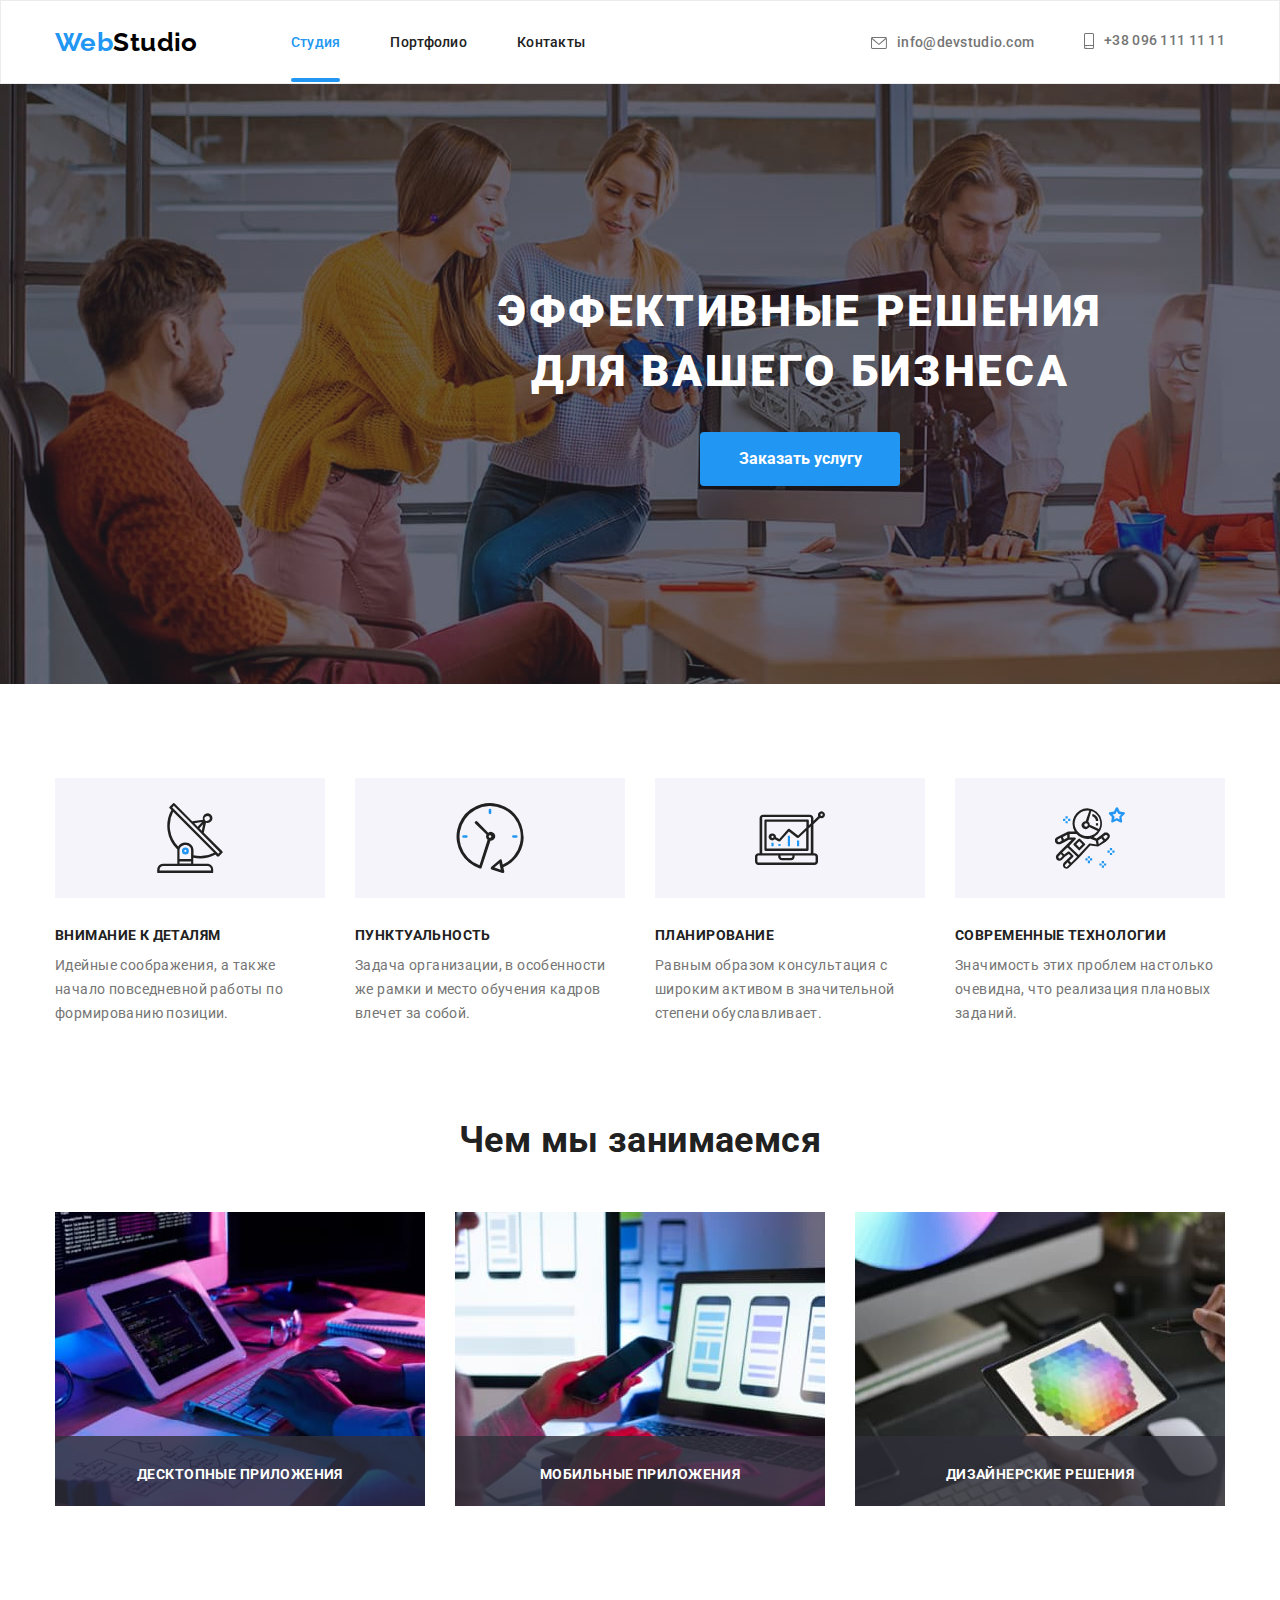
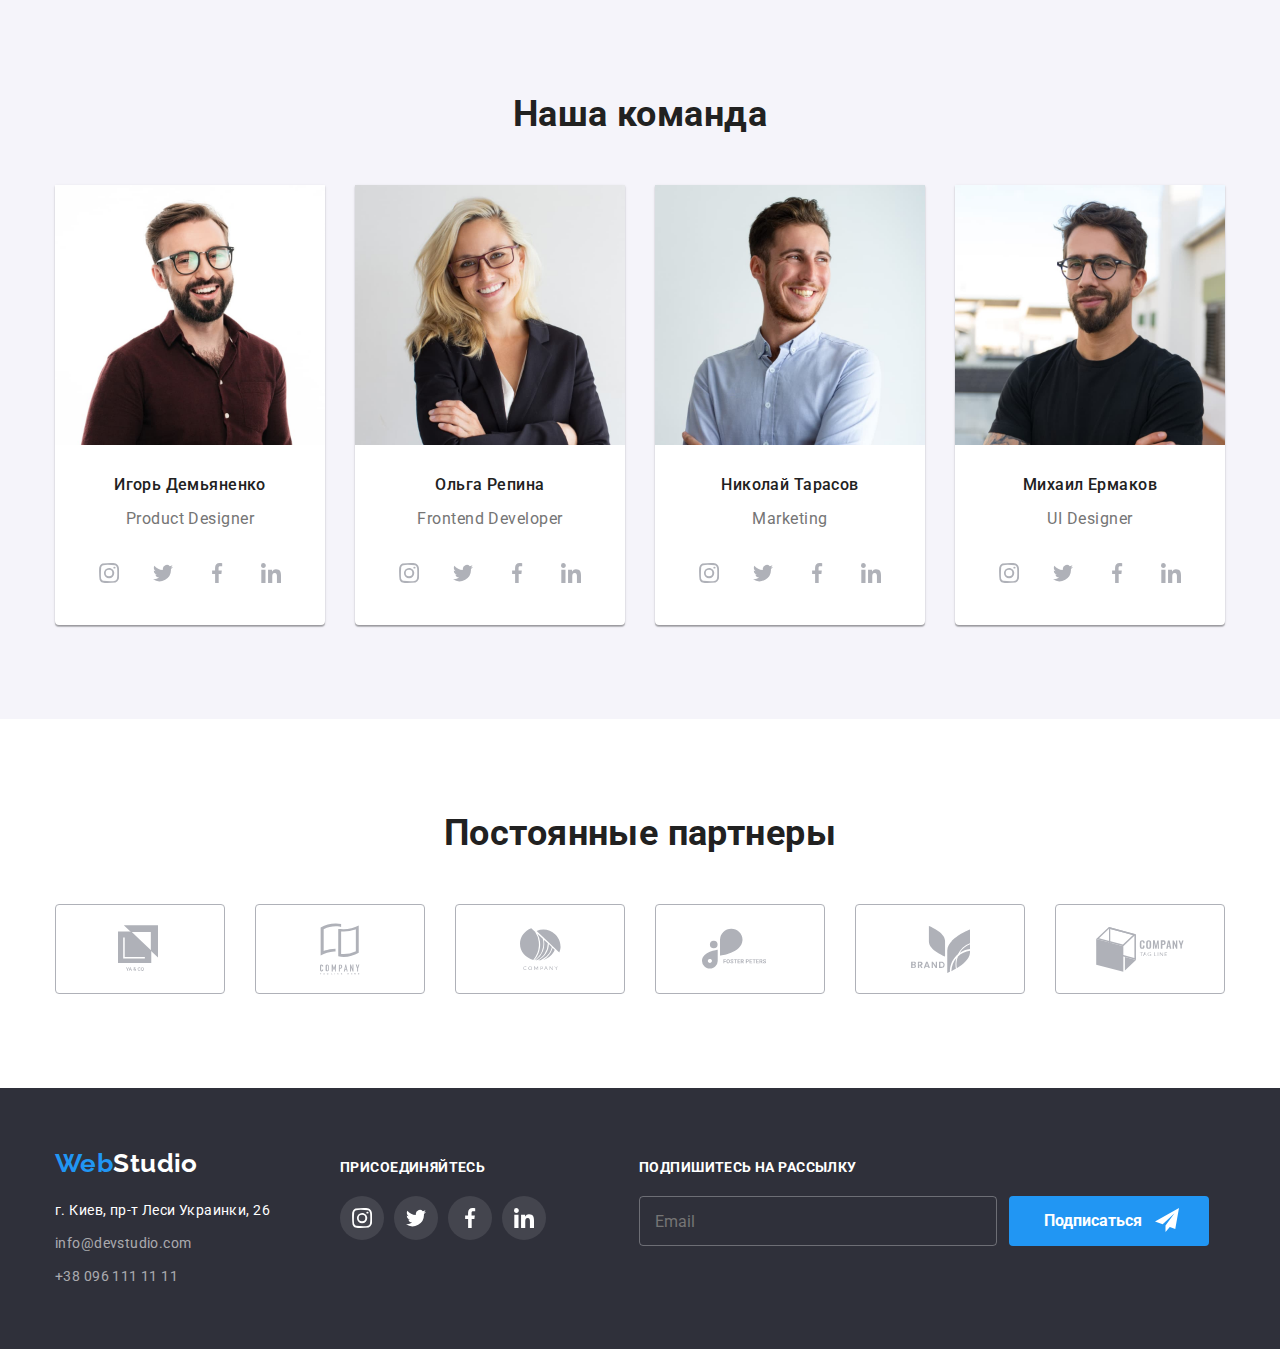
<file: index.html>
<!DOCTYPE html>
<html lang="ru">
  <head>
    <link rel="stylesheet" href="https://cdnjs.cloudflare.com/ajax/libs/modern-normalize/0.2.0/modern-normalize.css" />
    <title>WebStudio</title>
    <meta charset="utf-8" />
    <link rel="preconnect" href="https://fonts.gstatic.com" />
    <link
      href="https://fonts.googleapis.com/css2?family=Raleway:wght@700&family=Roboto:wght@400;500;700;900&display=swap"
      rel="stylesheet"
    />
    <link rel="stylesheet" href="./css/main.min.css" />
  </head>
  <body>
    <!--шапка сайта-->
    <header class="header-bg">
      <div class="container header-nav">
        <nav class="nav-list">
          <a href="./index.html" class="logo">Web<span class="logo logo--header logo--black">Studio</span></a>
          <ul class="list site-nav">
            <li class="site-nav__item">
              <a href="index.html" class="site-nav__item--current site-nav__link link">Студия</a>
            </li>
            <li class="site-nav__item"><a href="portfolio.html" class="site-nav__link link">Портфолио</a></li>
            <li class="site-nav__item"><a href="" class="site-nav__link link">Контакты</a></li>
          </ul>
        </nav>
        <ul class="list contacts-list">
          <li class="contacts-list__item">
            <a class="link contacts-list__link" href="mailto:info@devstudio.com">
              <svg class="contacts-list__mail-icon">
                <use href="./images/icons/icons.svg#icon-mail"></use>
              </svg>
              info@devstudio.com</a
            >
          </li>
          <li class="contacts-list__item">
            <a class="link contacts-list__link" href="tel:+380961111111">
              <svg class="contacts-list__smartphone-icon">
                <use href="./images/icons/icons.svg#icon-smartphone"></use>
              </svg>
              +38 096 111 11 11</a
            >
          </li>
        </ul>
      </div>
    </header>

    <!--О студии-->
    <main>
      <section class="hero">
        <div class="container hero--content">
          <h1 class="hero__title">
            ЭФФЕКТИВНЫЕ РЕШЕНИЯ <br />
            ДЛЯ ВАШЕГО БИЗНЕСА
          </h1>
          <button type="button" class="button button--order" data-modal-open>Заказать услугу</button>
        </div>
      </section>
      <!-- Преимущества -->
      <section class="feature-bg section">
        <div class="container">
          <h2 class="visually-hidden">Особенности</h2>
          <ul class="feature-list list">
            <li class="feature-list__item">
              <div class="feature-list__picture">
                <svg class="feature-list__icon">
                  <use href="./images/icons/icons.svg#icon-antenna"></use>
                </svg>
              </div>
              <h3 class="feature-list__title">ВНИМАНИЕ К ДЕТАЛЯМ</h3>
              <p class="feature-list__desc">
                Идейные соображения, а также начало повседневной работы по формированию позиции.
              </p>
            </li>
            <li class="feature-list__item">
              <div class="feature-list__picture">
                <svg class="feature-list__icon">
                  <use href="./images/icons/icons.svg#icon-clock"></use>
                </svg>
              </div>
              <h3 class="feature-list__title">ПУНКТУАЛЬНОСТЬ</h3>
              <p class="feature-list__desc">
                Задача организации, в особенности же рамки и место обучения кадров влечет за собой.
              </p>
            </li>
            <li class="feature-list__item">
              <div class="feature-list__picture">
                <svg class="feature-list__icon">
                  <use href="./images/icons/icons.svg#icon-diagram"></use>
                </svg>
              </div>
              <h3 class="feature-list__title">ПЛАНИРОВАНИЕ</h3>
              <p class="feature-list__desc">
                Равным образом консультация с широким активом в значительной степени обуславливает.
              </p>
            </li>
            <li class="feature-list__item">
              <div class="feature-list__picture">
                <svg class="feature-list__icon">
                  <use href="./images/icons/icons.svg#icon-astronaut"></use>
                </svg>
              </div>
              <h3 class="feature-list__title">СОВРЕМЕННЫЕ ТЕХНОЛОГИИ</h3>
              <p class="feature-list__desc">
                Значимость этих проблем настолько очевидна, что реализация плановых заданий.
              </p>
            </li>
          </ul>
        </div>
      </section>
      <!-- Деятельность -->
      <section class="activity-bg section">
        <div class="container">
          <h2 class="title">Чем мы занимаемся</h2>
          <ul class="activity-list list">
            <li class="activity-list__item">
              <img src="./images/about/box_1.jpg" alt="Работа за комьютером" width="370" height="294" />
              <p class="activity-list__title">Десктопные приложения</p>
            </li>
            <li class="activity-list__item">
              <img src="./images/about/box_2.jpg" alt="Синхронизация работы с телефоном" width="370" height="294" />
              <p class="activity-list__title">Мобильные приложения</p>
            </li>
            <li class="activity-list__item">
              <img src="./images/about/box_3.jpg" alt="Работа с планшетом" width="370" height="294" />
              <p class="activity-list__title">Дизайнерские решения</p>
            </li>
          </ul>
        </div>
      </section>
      <!--Команда-->
      <section class="team-bg section">
        <div class="container">
          <h2 class="title">Наша команда</h2>
          <ul class="team-list list">
            <li class="team-list__item">
              <img src="./images/about/igor.jpg" alt="Портретное фото Игоря Демьяненко" width="270" height="260" />
              <div class="team-list__desc">
                <h3 class="team-list__name">Игорь Демьяненко</h3>
                <p class="team-list__position" lang="en">Product Designer</p>
                <ul class="list socials">
                  <li class="socials__item">
                    <a href="" class="socials__link" target="_blank" rel="noopener noreferrer">
                      <svg class="socials__icon"><use href="./images/icons/icons.svg#icon-instagram"></use></svg>
                    </a>
                  </li>
                  <li class="socials__item">
                    <a href="" class="socials__link" target="_blank" rel="noopener noreferrer">
                      <svg class="socials__icon"><use href="./images/icons/icons.svg#icon-twitter"></use></svg>
                    </a>
                  </li>
                  <li class="socials__item">
                    <a href="" class="socials__link" target="_blank" rel="noopener noreferrer">
                      <svg class="socials__icon"><use href="./images/icons/icons.svg#icon-facebook"></use></svg>
                    </a>
                  </li>
                  <li class="socials__item">
                    <a href="" class="socials__link" target="_blank" rel="noopener noreferrer">
                      <svg class="socials__icon"><use href="./images/icons/icons.svg#icon-linkedin"></use></svg>
                    </a>
                  </li>
                </ul>
              </div>
            </li>
            <li class="team-list__item list">
              <img src="./images/about/olga.jpg" alt="Портретное фото Ольги Репиной" width="270" height="260" />
              <div class="team-list__desc">
                <h3 class="team-list__name">Ольга Репина</h3>
                <p class="team-list__position" lang="en">Frontend Developer</p>
                <ul class="list socials">
                  <li class="socials__item">
                    <a href="" class="socials__link" target="_blank" rel="noopener noreferrer">
                      <svg class="socials__icon"><use href="./images/icons/icons.svg#icon-instagram"></use></svg>
                    </a>
                  </li>
                  <li class="socials__item">
                    <a href="" class="socials__link" target="_blank" rel="noopener noreferrer">
                      <svg class="socials__icon"><use href="./images/icons/icons.svg#icon-twitter"></use></svg>
                    </a>
                  </li>
                  <li class="socials__item">
                    <a href="" class="socials__link" target="_blank" rel="noopener noreferrer">
                      <svg class="socials__icon"><use href="./images/icons/icons.svg#icon-facebook"></use></svg>
                    </a>
                  </li>
                  <li class="socials__item">
                    <a href="" class="socials__link" target="_blank" rel="noopener noreferrer">
                      <svg class="socials__icon"><use href="./images/icons/icons.svg#icon-linkedin"></use></svg>
                    </a>
                  </li>
                </ul>
              </div>
            </li>
            <li class="team-list__item list">
              <img src="./images/about/nikolai.jpg" alt="Портретное фото Николая Тарасова" width="270" height="260" />
              <div class="team-list__desc">
                <h3 class="team-list__name">Николай Тарасов</h3>
                <p class="team-list__position" lang="en">Marketing</p>
                <ul class="list socials">
                  <li class="socials__item">
                    <a href="" class="socials__link" target="_blank" rel="noopener noreferrer">
                      <svg class="socials__icon"><use href="./images/icons/icons.svg#icon-instagram"></use></svg>
                    </a>
                  </li>
                  <li class="socials__item">
                    <a href="" class="socials__link" target="_blank" rel="noopener noreferrer">
                      <svg class="socials__icon"><use href="./images/icons/icons.svg#icon-twitter"></use></svg>
                    </a>
                  </li>
                  <li class="socials__item">
                    <a href="" class="socials__link" target="_blank" rel="noopener noreferrer">
                      <svg class="socials__icon"><use href="./images/icons/icons.svg#icon-facebook"></use></svg>
                    </a>
                  </li>
                  <li class="socials__item">
                    <a href="" class="socials__link" target="_blank" rel="noopener noreferrer">
                      <svg class="socials__icon"><use href="./images/icons/icons.svg#icon-linkedin"></use></svg>
                    </a>
                  </li>
                </ul>
              </div>
            </li>
            <li class="team-list__item list">
              <img src="./images/about/mihail.jpg" alt="Портретное фото Михаила Ермакова" width="270" height="260" />
              <div class="team-list__desc">
                <h3 class="team-list__name">Михаил Ермаков</h3>
                <p class="team-list__position" lang="en">UI Designer</p>
                <ul class="list socials">
                  <li class="socials__item">
                    <a href="" class="socials__link" target="_blank" rel="noopener noreferrer">
                      <svg class="socials__icon"><use href="./images/icons/icons.svg#icon-instagram"></use></svg>
                    </a>
                  </li>
                  <li class="socials__item">
                    <a href="" class="socials__link" target="_blank" rel="noopener noreferrer">
                      <svg class="socials__icon"><use href="./images/icons/icons.svg#icon-twitter"></use></svg>
                    </a>
                  </li>
                  <li class="socials__item">
                    <a href="" class="socials__link" target="_blank" rel="noopener noreferrer">
                      <svg class="socials__icon"><use href="./images/icons/icons.svg#icon-facebook"></use></svg>
                    </a>
                  </li>
                  <li class="socials__item">
                    <a href="" class="socials__link" target="_blank" rel="noopener noreferrer">
                      <svg class="socials__icon"><use href="./images/icons/icons.svg#icon-linkedin"></use></svg>
                    </a>
                  </li>
                </ul>
              </div>
            </li>
          </ul>
        </div>
      </section>
      <!--Клиенты-->
      <section class="clients-bg section">
        <div class="container">
          <h2 class="title title--clients">Постоянные партнеры</h2>
          <ul class="clients list">
            <li class="clients__item">
              <a href="" class="clients--link link" target="_blank" rel="noopener noreferrer">
                <svg class="clients__icon" width="44.27" height="49.23">
                  <use href="./images/icons/icons.svg#icon-logo-1"></use>
                </svg>
              </a>
            </li>
            <li class="clients__item">
              <a href="" class="clients--link link" target="_blank" rel="noopener noreferrer">
                <svg class="clients__icon" width="40" height="52">
                  <use href="./images/icons/icons.svg#icon-logo-2"></use>
                </svg>
              </a>
            </li>
            <li class="clients__item">
              <a href="" class="clients--link link" target="_blank" rel="noopener noreferrer">
                <svg class="clients__icon" width="41" height="42.6">
                  <use href="./images/icons/icons.svg#icon-logo-3"></use>
                </svg>
              </a>
            </li>
            <li class="clients__item">
              <a href="" class="clients--link link" target="_blank" rel="noopener noreferrer">
                <svg class="clients__icon" width="76.66" height="42.02">
                  <use href="./images/icons/icons.svg#icon-logo-4"></use>
                </svg>
              </a>
            </li>
            <li class="clients__item">
              <a href="" class="clients--link link" target="_blank" rel="noopener noreferrer">
                <svg class="clients__icon" width="59" height="47">
                  <use href="./images/icons/icons.svg#icon-logo-5"></use>
                </svg>
              </a>
            </li>
            <li class="clients__item">
              <a href="" class="clients--link link" target="_blank" rel="noopener noreferrer">
                <svg class="clients__icon" width="88.46" height="45.44">
                  <use href="./images/icons/icons.svg#icon-logo-6"></use>
                </svg>
              </a>
            </li>
          </ul>
        </div>
      </section>
    </main>
    <footer>
      <!--Контакты-->
      <div class="container footer-container">
        <div>
          <a href="./index.html" class="logo logo--footer list">Web<span class="logo logo--white">Studio</span></a>
          <address>
            <ul class="list">
              <li class="footer-container__adress link">
                <a class="link" href="https://goo.gl/maps/U16217s55cTrQXSc9" target="_blank" rel="noopener noreferrer"
                  >г. Киев, пр-т Леси Украинки, 26</a
                >
              </li>
              <li class="footer-container__adress">
                <a href="mailto:info@devstudio.com" class="footer-container__link link">info@devstudio.com</a>
              </li>
              <li class="footer-container__adress">
                <a href="tel:+380961111111" class="footer-container__link link">+38 096 111 11 11</a>
              </li>
            </ul>
          </address>
        </div>
        <div class="join">
          <h2 class="join__text">ПРИСОЕДИНЯЙТЕСЬ</h2>
          <ul class="list socials">
            <li class="socials__item">
              <a href="" class="socials__link" target="_blank" rel="noopener noreferrer">
                <svg class="socials__icon">
                  <use href="./images/icons/icons.svg#icon-instagram"></use>
                </svg>
              </a>
            </li>
            <li class="socials__item">
              <a href="" class="socials__link" target="_blank" rel="noopener noreferrer">
                <svg class="socials__icon">
                  <use href="./images/icons/icons.svg#icon-twitter"></use>
                </svg>
              </a>
            </li>
            <li class="socials__item">
              <a href="" class="socials__link" target="_blank" rel="noopener noreferrer">
                <svg class="socials__icon">
                  <use href="./images/icons/icons.svg#icon-facebook"></use>
                </svg>
              </a>
            </li>
            <li class="socials__item">
              <a href="" class="socials__link" target="_blank" rel="noopener noreferrer">
                <svg class="socials__icon">
                  <use href="./images/icons/icons.svg#icon-linkedin"></use>
                </svg>
              </a>
            </li>
          </ul>
        </div>
        <div class="footer-container signup">
          <h2 class="signup__text">ПОДПИШИТЕСЬ НА РАССЫЛКУ</h2>
          <form class="signup__form" autocomplete="on" novalidate>
            <input class="signup__input" type="email" name="email" placeholder="Email" />
            <button class="button button--signup">
              Подписаться
              <svg class="signup__icon" width="24" height="24">
                <use href="./images/icons/icons.svg#icon-telegram"></use>
              </svg>
            </button>
          </form>
        </div>
      </div>
    </footer>
    <div class="backdrop is-hidden" data-modal>
      <div class="modal">
        <p class="modal__title">Оставьте свои данные, мы вам перезвоним</p>
        <form class="modal__form" autocomplete="on">
          <label class="modal__label"
            >Имя
            <input class="modal__input" type="text" name="name" />
            <svg class="modal__icon" width="18" height="18">
              <use href="./images/icons/icons.svg#icon-person"></use>
            </svg>
          </label>

          <label class="modal__label"
            >Телефон
            <input class="modal__input" type="tel" name="phone" />
            <svg class="modal__icon" width="18" height="18">
              <use href="./images/icons/icons.svg#icon-phone"></use>
            </svg>
          </label>

          <label class="modal__label"
            >Почта
            <input class="modal__input" type="email" name="email" />
            <svg class="modal__icon" width="18" height="18">
              <use href="./images/icons/icons.svg#icon-email"></use>
            </svg>
          </label>

          <label class="form__field modal__label"
            >Комментарий<textarea
              class="form__comment"
              name="comment"
              rows="7"
              placeholder="Введите текст"
              autocomplete="off"
            ></textarea>
          </label>

          <label class="form__agreement">
            <input class="form__checkbox" type="checkbox" name="agreement" value="Соглашаюсь с рассылкой и условий" />
            <svg class="icon-check" width="16" height="15">
              <use href="./images/icons/icons.svg#icon-check"></use>
            </svg>
            Соглашаюсь с рассылкой и принимаю&nbsp;<a href="" class="form__condition">Условия договора</a>
          </label>
          <button class="button button--send" type="submit">Отправить</button>
        </form>
        <button class="btn-close" data-modal-close>
          <svg width="11" height="11">
            <use href="./images/icons/icons.svg#icon-btn-close"></use>
          </svg>
        </button>
      </div>
    </div>
    <script src="./js/modal.js"></script>
  </body>
</html>
</file>
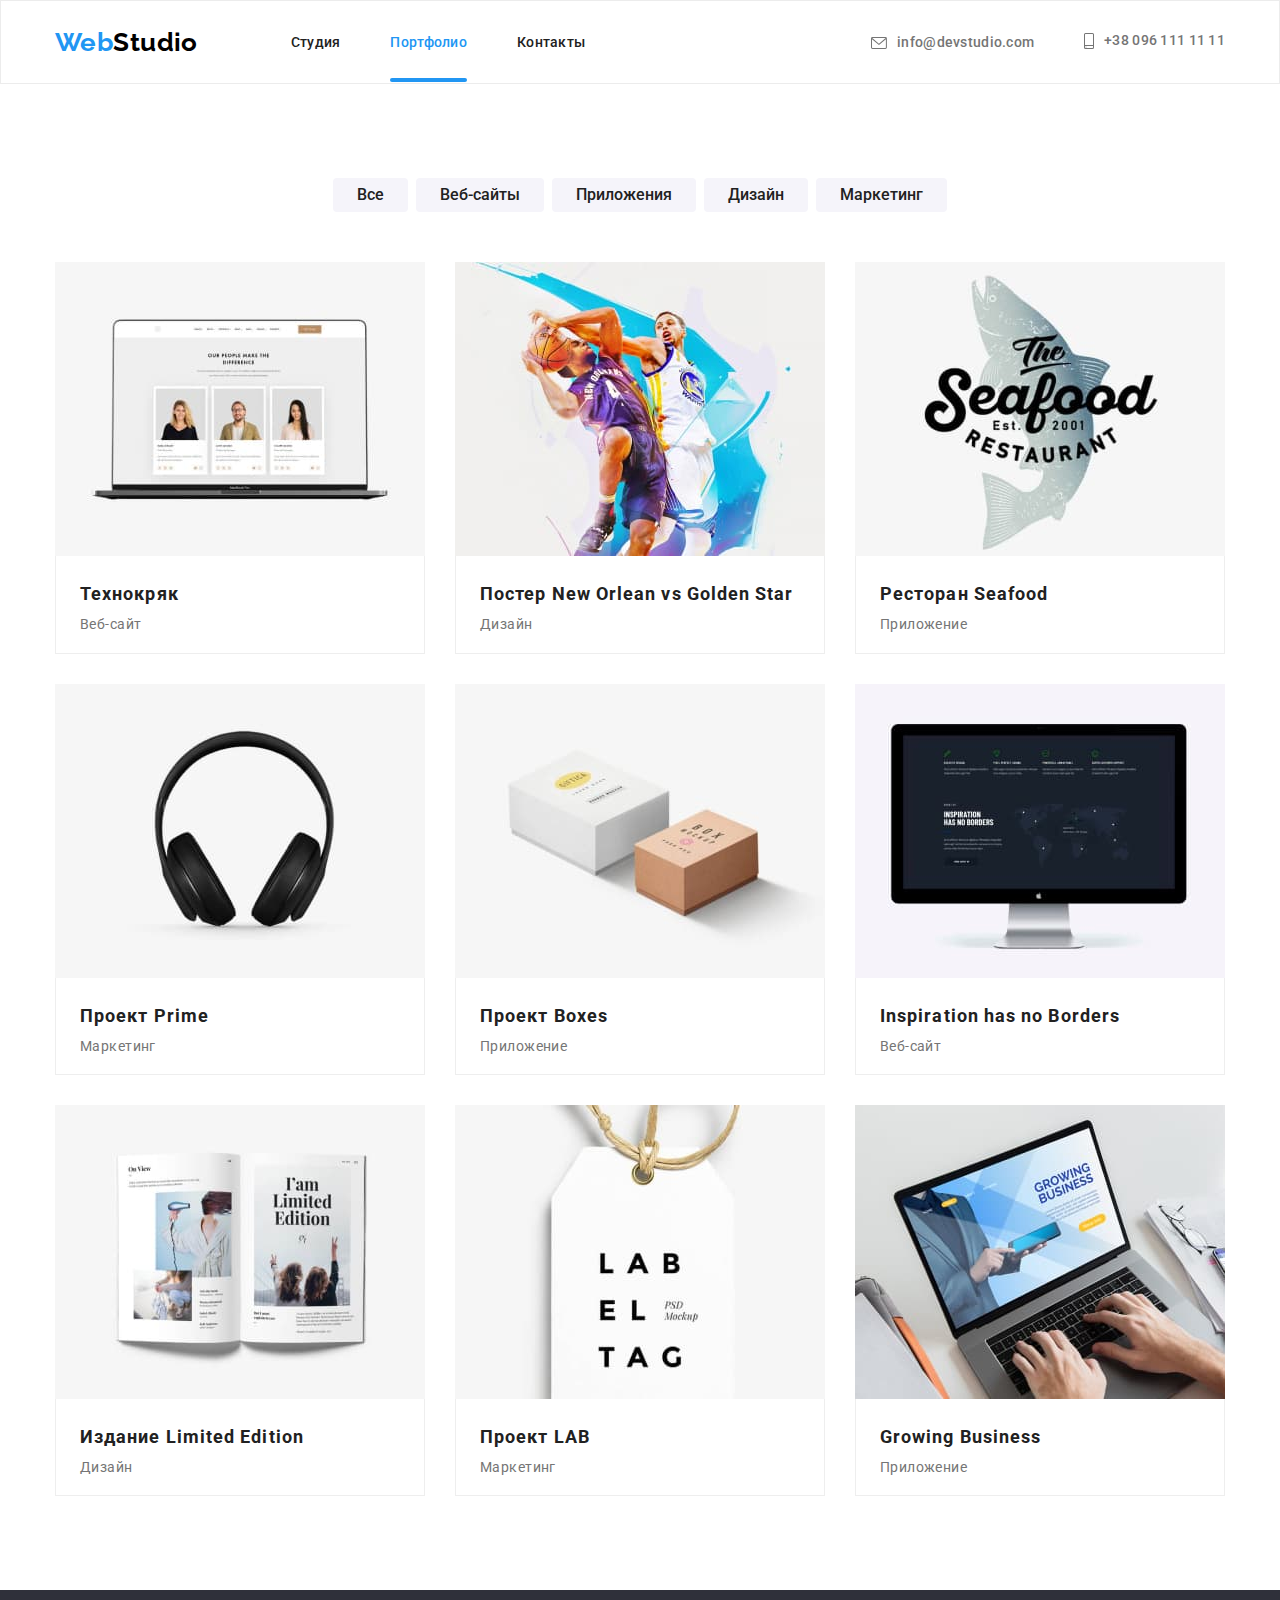
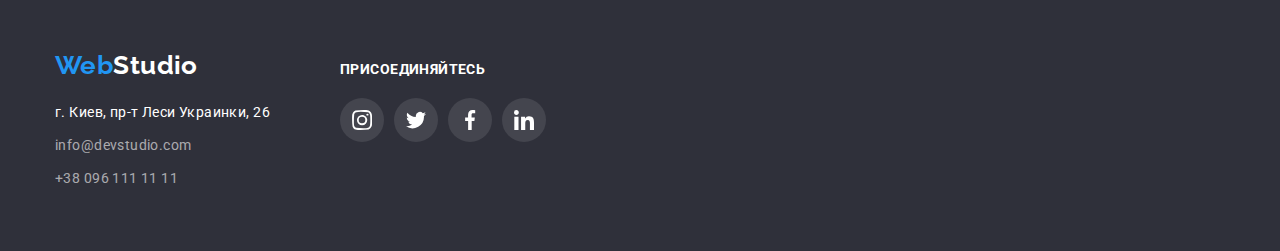
<file: portfolio.html>
<!DOCTYPE html>
<html lang="ru">
  <head>
    <link
      rel="stylesheet"
      type="text/css"
      href="https://cdnjs.cloudflare.com/ajax/libs/modern-normalize/1.0.0/modern-normalize.min.css"
    />
    <meta charset="utf-8" />
    <title>Portfolio</title>
    <link rel="preconnect" href="https://fonts.gstatic.com" />
    <link
      href="https://fonts.googleapis.com/css2?family=Raleway:wght@700&family=Roboto:wght@400;500;700;900&display=swap"
      rel="stylesheet"
    />
    <link rel="stylesheet" href="./css/main.min.css" />
  </head>
  <body>
    <!--шапка сайта-->
    <header class="header-bg">
      <div class="container header-nav">
        <nav class="nav-list">
          <a href="./index.html" class="logo">Web<span class="logo logo--header logo--black">Studio</span></a>
          <ul class="list site-nav">
            <li class="site-nav__item">
              <a href="index.html" class="site-nav__link link">Студия</a>
            </li>
            <li class="site-nav__item">
              <a href="portfolio.html" class="site-nav__item--current site-nav__link link">Портфолио</a>
            </li>
            <li class="site-nav__item"><a href="" class="site-nav__link link">Контакты</a></li>
          </ul>
        </nav>
        <ul class="list contacts-list">
          <li class="contacts-list__item">
            <a class="link contacts-list__link" href="mailto:info@devstudio.com">
              <svg class="contacts-list__mail-icon">
                <use href="./images/icons/icons.svg#icon-mail"></use>
              </svg>
              info@devstudio.com</a
            >
          </li>
          <li class="contacts-list__item">
            <a class="link contacts-list__link" href="tel:+380961111111">
              <svg class="contacts-list__smartphone-icon">
                <use href="./images/icons/icons.svg#icon-smartphone"></use>
              </svg>
              +38 096 111 11 11</a
            >
          </li>
        </ul>
      </div>
    </header>

    <!--Порфтолио студии-->
    <main>
      <section class="portfolio-bg section">
        <div class="container">
          <h1 class="visually-hidden">Портфолио</h1>
          <ul class="portfolio-filter list">
            <li class="portfolio-filter__button"><button type="button" class="button button--text">Все</button></li>
            <li class="portfolio-filter__button">
              <button type="button" class="button button--text">Веб-сайты</button>
            </li>
            <li class="portfolio-filter__button">
              <button type="button" class="button button--text">Приложения</button>
            </li>
            <li class="portfolio-filter__button"><button type="button" class="button button--text">Дизайн</button></li>
            <li class="portfolio-filter__button">
              <button type="button" class="button button--text">Маркетинг</button>
            </li>
          </ul>
          <ul class="grid list">
            <li class="grid__item">
              <a href="" class="portfolio-card">
                <div class="overlay">
                  <img
                    src="./images/portfolio/technokryak.jpg"
                    alt="Портфолио сайта Технокряк"
                    width="370"
                    height="294"
                  />
                  <div class="overlay__text">
                    <p class="portfolio-card__desc">
                      Технокряк это современная площадка распространения коронавируса. Компании используют эту платформу
                      для цифрового шпионажа и атак на защищённые сервера конкурентов.
                    </p>
                  </div>
                </div>
                <div class="portfolio-card__info">
                  <h2 class="portfolio-card__title">Технокряк</h2>
                  <p class="portfolio-card__type" lang="en">Веб-сайт</p>
                </div>
              </a>
            </li>
            <li class="grid__item">
              <a href="" class="portfolio-card">
                <div class="overlay">
                  <img
                    src="./images/portfolio/poster.jpg"
                    alt="Два баскетболиста во время игры"
                    width="370"
                    height="294"
                  />
                  <div class="overlay__text"><p class="portfolio-card__desc"></p></div>
                </div>
                <div class="portfolio-card__info">
                  <h2 class="portfolio-card__title">Постер New Orlean vs Golden Star</h2>
                  <p class="portfolio-card__type" lang="en">Дизайн</p>
                </div>
              </a>
            </li>
            <li class="grid__item">
              <a href="" class="portfolio-card">
                <div class="overlay">
                  <img src="./images/portfolio/seafood.jpg" alt="Лого ресторана Seafood" width="370" height="294" />
                  <div class="overlay__text"><p class="portfolio-card__desc"></p></div>
                </div>
                <div class="portfolio-card__info">
                  <h2 class="portfolio-card__title">Ресторан Seafood</h2>
                  <p class="portfolio-card__type" lang="en">Приложение</p>
                </div>
              </a>
            </li>
            <li class="grid__item">
              <a href="" class="portfolio-card">
                <div class="overlay">
                  <img src="./images/portfolio/project_prime.jpg" alt="Черные наушники" width="370" height="294" />
                  <div class="overlay__text"><p class="portfolio-card__desc"></p></div>
                </div>
                <div class="portfolio-card__info">
                  <h2 class="portfolio-card__title">Проект Prime</h2>
                  <p class="portfolio-card__type" lang="en">Маркетинг</p>
                </div>
              </a>
            </li>
            <li class="grid__item">
              <a href="" class="portfolio-card">
                <div class="overlay">
                  <img src="./images/portfolio/project_boxes.jpg" alt="Две коробки" width="370" height="294" />
                  <div class="overlay__text"><p class="portfolio-card__desc"></p></div>
                </div>
                <div class="portfolio-card__info">
                  <h2 class="portfolio-card__title">Проект Boxes</h2>
                  <p class="portfolio-card__type" lang="en">Приложение</p>
                </div>
              </a>
            </li>
            <li class="grid__item">
              <a href="" class="portfolio-card">
                <div class="overlay">
                  <img src="./images/portfolio/inspiration_has_no_borders.jpg" alt="Монитор" width="370" height="294" />
                  <div class="overlay__text"><p class="portfolio-card__desc"></p></div>
                </div>
                <div class="portfolio-card__info">
                  <h2 class="portfolio-card__title">Inspiration has no Borders</h2>
                  <p class="portfolio-card__type" lang="en">Веб-сайт</p>
                </div>
              </a>
            </li>
            <li class="grid__item">
              <a href="" class="portfolio-card">
                <div class="overlay">
                  <img
                    src="./images/portfolio/limited_edition.jpg"
                    alt="Раскрытая книга изданя Limited Edition"
                    width="370"
                    height="294"
                  />
                  <div class="overlay__text"><p class="portfolio-card__desc"></p></div>
                </div>
                <div class="portfolio-card__info">
                  <h2 class="portfolio-card__title">Издание Limited Edition</h2>
                  <p class="portfolio-card__type" lang="en">Дизайн</p>
                </div>
              </a>
            </li>
            <li class="grid__item">
              <a href="" class="portfolio-card">
                <div class="overlay">
                  <img src="./images/portfolio/project_lab.jpg" alt="Бирка проекта LAB" width="370" height="294" />
                  <div class="overlay__text"><p class="portfolio-card__desc"></p></div>
                </div>
                <div class="portfolio-card__info">
                  <h2 class="portfolio-card__title">Проект LAB</h2>
                  <p class="portfolio-card__type" lang="en">Маркетинг</p>
                </div>
              </a>
            </li>
            <li class="grid__item">
              <a href="" class="portfolio-card">
                <div class="overlay">
                  <img src="./images/portfolio/growing_business.jpg" alt="Ноутбук" width="370" height="294" />
                  <div class="overlay__text"><p class="portfolio-card__desc"></p></div>
                </div>
                <div class="portfolio-card__info">
                  <h2 class="portfolio-card__title">Growing Business</h2>
                  <p class="portfolio-card__type" lang="en">Приложение</p>
                </div>
              </a>
            </li>
          </ul>
        </div>
      </section>
    </main>
    <footer>
      <!--Контакты-->
      <div class="container footer-container">
        <div>
          <a href="./index.html" class="logo logo--footer list">Web<span class="logo logo--white">Studio</span></a>
          <address>
            <ul class="list">
              <li class="footer-container__adress link">
                <a class="link" href="https://goo.gl/maps/U16217s55cTrQXSc9" target="_blank" rel="noopener noreferrer"
                  >г. Киев, пр-т Леси Украинки, 26</a
                >
              </li>
              <li class="footer-container__adress">
                <a href="mailto:info@devstudio.com" class="footer-container__link link">info@devstudio.com</a>
              </li>
              <li class="footer-container__adress">
                <a href="tel:+380961111111" class="footer-container__link link">+38 096 111 11 11</a>
              </li>
            </ul>
          </address>
        </div>
        <div class="join">
          <h2 class="join__text">ПРИСОЕДИНЯЙТЕСЬ</h2>
          <ul class="list socials">
            <li class="socials__item">
              <a href="" class="socials__link" target="_blank" rel="noopener noreferrer">
                <svg class="socials__icon">
                  <use href="./images/icons/icons.svg#icon-instagram"></use>
                </svg>
              </a>
            </li>
            <li class="socials__item">
              <a href="" class="socials__link" target="_blank" rel="noopener noreferrer">
                <svg class="socials__icon">
                  <use href="./images/icons/icons.svg#icon-twitter"></use>
                </svg>
              </a>
            </li>
            <li class="socials__item">
              <a href="" class="socials__link" target="_blank" rel="noopener noreferrer">
                <svg class="socials__icon">
                  <use href="./images/icons/icons.svg#icon-facebook"></use>
                </svg>
              </a>
            </li>
            <li class="socials__item">
              <a href="" class="socials__link" target="_blank" rel="noopener noreferrer">
                <svg class="socials__icon">
                  <use href="./images/icons/icons.svg#icon-linkedin"></use>
                </svg>
              </a>
            </li>
          </ul>
        </div>
      </div>
    </footer>
  </body>
</html>
</file>
<file: css/main.min.css>
html{box-sizing:border-box}*,*::after,*::before{box-sizing:inherit}body{font-family:var(--main-font);font-style:normal;font-weight:400;font-size:14px;line-height:1.17;letter-spacing:0.03em;color:var(--main-text-color);background-color:var(--main-bg-text-color)}h1,h2,h3,p{margin-top:0}.list{list-style:none;padding-left:0;margin-top:0;margin-bottom:0}.link{text-decoration:none;color:inherit;transition-property:color;transition-duration:250ms;transition-timing-function:cubic-bezier(0.4, 0, 0.2, 1)}img{display:block;max-width:100%;height:auto}a{text-decoration:none;color:inherit}.container{width:1200px;padding-left:15px;padding-right:15px;margin-right:auto;margin-left:auto}.visually-hidden{clip:rect(1px 1px 1px 1px);position:absolute;clip:rect(1px, 1px, 1px, 1px);padding:0;border:0;height:1px;width:1px;overflow:hidden}.section{padding-top:94px;padding-bottom:94px}ul{padding-left:0px}.title{font-weight:700;font-size:36px;line-height:1.16;text-align:center;margin:0}link:active,link:hover,link:focus{color:var(--logo-button-color)}:root{--main-text-color: #212121;--main-bg-text-color: white;--second-bg-color: #2f303a;--logo-button-color: #2196f3;--link-paragraph-color: #757575;--team-bg-color: #f5f4fa;--accent--text-color: black;--link-footer: rgba(255, 255, 255, 0.6);--hero-bg: rgba(47, 48, 58, 0.4);--social-link: #afb1b8;--modal-bg: rgba(0, 0, 0, 0.2);--title-bg: rgba(47, 48, 58, 0.8);--overlay-portfolio-card: rgba(33, 150, 243, 0.9);--modal-input: rgba(33, 33, 33, 0.2);--signup-input-border: rgba(255, 255, 255, 0.3);--main-font: 'Roboto', sans-serif;--logo-font: 'Raleway', sans-serif}.header-bg{background-color:var(--main-bg-text-color);border:1px solid #ececec;display:flex}.header-nav{display:flex;justify-content:flex-end;align-items:center}.logo{font-family:'Raleway', sans-serif;font-weight:700;font-size:26px;line-height:1.19;color:var(--logo-button-color);text-decoration:inherit}.logo--header{margin-right:93px}.logo--footer{margin-bottom:20px;display:block;transition:color 250ms cubic-bezier(0.4, 0, 0.2, 1)}.logo--white{color:var(--main-bg-text-color)}.logo--black{color:var(--accent--text-color)}.site-nav{display:inline-flex}.site-nav:not(last-child){margin-right:50px}.nav-list{display:flex;align-items:center;margin-right:auto}.site-nav__item{transition-property:color;transition-duration:250ms;transition-timing-function:cubic-bezier(0.4, 0, 0.2, 1)}.site-nav__item:hover,.site-nav__item:active,.site-nav__item:focus{color:var(--logo-button-color)}.site-nav__item:not(:last-child){margin-right:50px}.site-nav__link{font-weight:500;letter-spacing:0.02em;padding-top:32px;padding-bottom:32px;position:relative}.site-nav__item--current{color:var(--logo-button-color)}.site-nav__item--current::after{content:'';display:block;height:4px;width:100%;border-radius:2px;background-color:var(--logo-button-color);position:absolute;bottom:0px}.contacts-list{display:flex;margin-left:auto;align-items:baseline;transition-property:color;transition-duration:250ms;transition-timing-function:cubic-bezier(0.4, 0, 0.2, 1)}.contacts-list__item:not(:last-child){margin-right:50px}.contacts-list:hover{color:var(--logo-button-color)}.contacts-list__link{display:flex;padding-top:32px;padding-bottom:32px;font-weight:500;line-height:1.14;letter-spacing:0.02em;color:var(--link-paragraph-color);align-items:center;transition-property:color;transition-duration:250ms;transition-timing-function:cubic-bezier(0.4, 0, 0.2, 1)}.hero{height:600px;width:1600px;display:flex;align-items:center;background-image:linear-gradient(to right, rgba(47,48,58,0.4), rgba(47,48,58,0.4)),url("../images/about/hero-bg.jpg");background-color:var(--second-bg-color);margin-right:auto;margin-left:auto}.hero--content{justify-content:center;text-align:center}.hero__title{font-weight:900;font-size:44px;line-height:1.36;color:var(--main-bg-text-color);letter-spacing:0.06em;text-transform:uppercase;margin-bottom:30px;margin-left:auto;margin-right:auto;width:696px;height:auto}.backdrop{position:fixed;top:0;left:0;width:100%;height:100%;z-index:120;background-color:var(--modal-bg);transition:opacity 250ms cubic-bezier(0.4, 0, 0.2, 1),visibility 250ms cubic-bezier(0.4, 0, 0.2, 1)}.backdrop.is-hidden{opacity:0;visibility:hidden;pointer-events:none}.modal{width:528px;height:581px;background-color:var(--main-bg-text-color);border-radius:4px;position:absolute;top:50%;left:50%;transform:translate(-50%, -50%);transition-property:transform;transition-duration:250ms;transition-timing-function:cubic-bezier(0.4, 0, 0.2, 1)}.modal__form{display:block;width:448px;margin-left:auto;margin-right:auto}.modal__label{font-size:12px;line-height:14px;letter-spacing:0.01em;color:var(--link-paragraph-color);position:relative;transition:color 250ms cubic-bezier(0.4, 0, 0.2, 1)}.modal__title{font-weight:bold;font-size:20px;line-height:23px;text-align:center;margin:44px 40px 12px 40px}.modal__input{width:100%;padding:11px 12px 11px 42px;margin-top:4px;margin-bottom:10px;border:1px solid var(--modal-input);box-sizing:border-box;border-radius:4px;outline:none;transition:border 250ms cubic-bezier(0.4, 0, 0.2, 1)}.modal__input:hover,.modal__input:focus{border:1px solid var(--logo-button-color);cursor:pointer}.form__comment{width:100%;border:1px solid var(--modal-input);box-sizing:border-box;border-radius:4px;padding:12px 16px;margin:4px 0 20px 0;outline:none;transition:border 250ms cubic-bezier(0.4, 0, 0.2, 1)}.form__comment:hover,.form__comment:focus{border:1px solid var(--logo-button-color);cursor:pointer}.form__field{display:flex;flex-direction:column;width:100%}textarea{resize:none}.form__checkbox{appearance:none}.icon-check{display:inline-block;border:2px solid var(--main-text-color);box-shadow:0px 4px 4px rgba(0,0,0,0.25);border-radius:4px;margin-right:8.38px;background-color:var(--main-bg-text-color);transition:border 250ms cubic-bezier(0.4, 0, 0.2, 1),background-color 250ms cubic-bezier(0.4, 0, 0.2, 1)}.form__checkbox:checked+.icon-check{background-color:var(--logo-button-color);border:2px solid transparent;background-origin:border-box}.form__agreement{font-size:14px;line-height:24px;color:var(--link-paragraph-color);justify-content:center;align-items:center;display:flex}.form__condition{color:var(--logo-button-color);text-decoration:underline;outline:none}label:focus,label:hover{cursor:pointer;fill:var(--logo-button-color)}.button{display:inline-block;min-width:73px;height:auto;font-family:inherit;cursor:pointer;background-color:var(--logo-button-color);border-color:transparent;border-radius:4px;color:var(--main-bg-text-color);transition:color 250ms cubic-bezier(0.4, 0, 0.2, 1),background-color 250ms cubic-bezier(0.4, 0, 0.2, 1)}.button:focus,.button:hover,.button:active{background-color:var(--logo-button-color);color:var(--main-bg-text-color);border-color:transparent}.button--order{width:200px;height:auto;padding:10px 32px;text-align:center;font-style:normal;font-weight:700;font-size:16px;line-height:1.88}.button--text{font-style:normal;font-weight:500;color:var(--main-text-color);font-size:16px;padding:6px 22px;background-color:var(--team-bg-color)}.button--signup{display:flex;padding:10px 62px 10px 29px;margin-right:auto;margin-left:auto;width:200px;height:50px;align-items:center;justify-content:center;font-weight:700;font-size:16px;line-height:30px}footer .button--signup{position:relative}.button--send{display:flex;margin:30px auto 40px auto;width:200px;height:50px;font-weight:700;font-size:16px;line-height:30px;align-items:center;justify-content:center}.btn-close{position:absolute;top:8px;right:8px;background-color:var(--main-bg-text-color);min-width:30px;height:30px;padding:0;border-radius:50%;border:1px solid rgba(0,0,0,0.1);transition-property:background-color;transition-duration:250ms;transition-timing-function:cubic-bezier(0.4, 0, 0.2, 1)}.btn-close:hover,.btn-close:focus{background-color:inherit;border:1px solid rgba(0,0,0,0.1);fill:var(--logo-button-color)}.feature-bg{background-color:var(--main-bg-text-color)}.feature-list{display:flex}.feature-list__title{margin-bottom:10px;font-weight:700;font-size:14px;line-height:1.14}.feature-list__item{width:270px}.feature-list__item:not(:last-child){margin-right:30px}.feature-list__desc{color:var(--link-paragraph-color);font-size:14px;line-height:1.71;margin-bottom:0px}.feature-list__picture{background-color:#f5f4fa;justify-content:center;display:flex;align-items:center;width:270px;height:120px;margin-bottom:30px}.activity-bg{background-color:var(--main-bg-text-color)}.activity-bg.section{padding-top:0}.activity-list{margin-top:50px;margin-bottom:0;padding-left:0;display:flex}.activity-list img:not(:last-child){margin-right:30px}.activity-list img:last-child{padding-right:0px}.activity-list__title{position:absolute;bottom:0;left:0px;right:0px;text-align:center;display:inline-block;padding-top:27px;padding-bottom:27px;height:70px;text-transform:uppercase;font-size:14px;line-height:1.71;margin-bottom:0;color:var(--main-bg-text-color);background-color:var(--title-bg);font-weight:700}.activity-list__item{position:relative;display:flex;justify-content:space-between}.activity-list__item:not(:last-child){margin-right:30px}.team-bg{background-color:var(--team-bg-color)}.team-list{display:flex;margin-top:50px}.team-list__item{background-color:#fff;box-shadow:0px 1px 3px rgba(0,0,0,0.12),0px 1px 1px rgba(0,0,0,0.14),0px 2px 1px rgba(0,0,0,0.2);border-radius:0px 0px 4px 4px;text-align:center;width:270px}.team-list__item:not(:last-child){margin-right:30px}.team-list__name{font-weight:500;font-size:16px;line-height:1.19;margin-bottom:10px}.team-list__position{font-size:16px;line-height:1.9;color:var(--link-paragraph-color);letter-spacing:0.03em;margin-bottom:16px}.team-list__desc{padding:30px 0px}.contacts-list__mail-icon{width:16px;height:12px;margin-right:10px;fill:var(--link-paragraph-color);transition-property:fill;transition-duration:250ms;transition-timing-function:cubic-bezier(0.4, 0, 0.2, 1)}.contacts-list__link:focus .contacts-list__mail-icon,.contacts-list__link:hover .contacts-list__mail-icon{fill:var(--logo-button-color)}.contacts-list__smartphone-icon{width:10px;height:16px;margin-right:10px;fill:var(--link-paragraph-color);transition-property:fill;transition-duration:250ms;transition-timing-function:cubic-bezier(0.4, 0, 0.2, 1)}.contacts-list__link:hover .contacts-list__smartphone-icon,.contacts-list__link:focus .contacts-list__smartphone-icon{fill:var(--logo-button-color)}.feature-list__icon{width:70px;height:70px}.socials__icon{width:20px;height:20px;fill:var(--social-link);transition-property:fill;transition-duration:250ms;transition-timing-function:cubic-bezier(0.4, 0, 0.2, 1)}.join .socials__icon{fill:var(--main-bg-text-color);transition-property:fill;transition-duration:250ms;transition-timing-function:cubic-bezier(0.4, 0, 0.2, 1)}.socials__link:hover .socials__icon,.socials__link:focus .socials__icon{fill:var(--main-bg-text-color)}.signup__icon{position:absolute;top:10px;right:28px;display:inline-block}.modal__icon{position:absolute;top:29px;left:12px}.socials{display:inline-flex}.socials__link{display:flex;justify-content:center;align-items:center;width:44px;height:44px;border-radius:50%;transition-property:background-color;transition-duration:250ms;transition-timing-function:cubic-bezier(0.4, 0, 0.2, 1)}.join .socials__link{background-color:rgba(255,255,255,0.1);transition-property:background-color;transition-duration:250ms;transition-timing-function:cubic-bezier(0.4, 0, 0.2, 1)}.socials__link:hover,.socials__link:focus{background-color:var(--logo-button-color)}.socials__item:not(:first-child){margin-left:10px}.clients-bg{background-color:var(--main-bg-text-color)}.clients{display:flex}.clients__item{width:170px;height:90px}.clients__item:not(:last-child){margin-right:30px}.clients__icon{fill:var(--social-link);transition-property:fill;transition-duration:250ms;transition-timing-function:cubic-bezier(0.4, 0, 0.2, 1)}.clients--link:hover .clients__icon,.clients--link:focus .clients__icon{fill:var(--logo-button-color)}.clients--link{align-items:center;justify-content:center;border:1px solid var(--social-link);display:flex;border-radius:4px;width:100%;height:100%;transition-property:border-color;transition-duration:250ms;transition-timing-function:cubic-bezier(0.4, 0, 0.2, 1)}.clients--link:hover,.clients--link:focus{border:1px solid var(--logo-button-color)}.title--clients{margin-bottom:50px}.portfolio-bg{background-color:var(--main-bg-text-color)}.portfolio-card{display:block;transition-property:box-shadow;transition-duration:250ms;transition-timing-function:cubic-bezier(0.4, 0, 0.2, 1)}.portfolio-card:hover{box-shadow:0px 3px 1px rgba(0,0,0,0.1),0px 1px 2px rgba(0,0,0,0.08),0px 2px 2px rgba(0,0,0,0.12)}.portfolio-card__title{font-size:18px;line-height:2;letter-spacing:0.06em;font-weight:700;margin-bottom:4px}.portfolio-card__info{padding:20px 24px;border-right:1px solid #eeeeee;border-bottom:1px solid #eeeeee;border-left:1px solid #eeeeee}.portfolio-card__type{margin-bottom:0px;color:var(--link-paragraph-color);transition:color 250ms cubic-bezier(0.4, 0, 0.2, 1)}.portfolio-filter{margin-top:0;justify-content:center;display:flex;margin-bottom:50px}.portfolio-filter button:focus,.portfolio-filter button:hover{box-shadow:0px 3px 1px rgba(0,0,0,0.1),0px 1px 2px rgba(0,0,0,0.08),0px 2px 2px rgba(0,0,0,0.12);transition:box-shadow 250ms cubic-bezier(0.4, 0, 0.2, 1)}.portfolio-filter__button:not(:last-child){margin-right:8px}.portfolio-card__desc{position:absolute;top:0;left:0;width:100%;padding:63px 24px;margin-bottom:0;opacity:0;font-style:normal;font-size:18px;line-height:1.6;color:var(--main-bg-text-color);transition:color 250ms cubic-bezier(0.4, 0, 0.2, 1)}.portfolio-card:hover .portfolio-card__desc{opacity:1}.overlay{position:relative;overflow:hidden}.overlay__text{content:'';position:absolute;width:100%;height:100%;top:0;left:0;opacity:0;background-color:var(--overlay-portfolio-card);transform:translateY(100%);transition:opacity 250ms cubic-bezier(0.4, 0, 0.2, 1),transform 250ms cubic-bezier(0.4, 0, 0.2, 1)}.portfolio-card:hover .overlay__text{transform:translateY(0%);opacity:1}.grid{display:flex;flex-wrap:wrap;margin-top:-30px;margin-left:-30px}.grid__item{flex-basis:calc((100% - 30px * 3) / 3);margin-top:30px;margin-left:30px}footer{background-color:var(--second-bg-color);display:block;padding:60px 0}address{font-style:normal;color:var(--main-bg-text-color);font-size:14px;line-height:1.7}.footer-container{display:flex;align-items:baseline;flex-basis:calc((100% - 30px) / 2)}.footer-container__link{color:var(--link-footer);font-size:14px;line-height:1.71}.footer-container__adress:not(:last-child){margin-bottom:9px}.join{margin-left:70px}.join__text{margin-bottom:20px;font-weight:700;font-size:14px;line-height:1.14;color:var(--main-bg-text-color)}.signup{display:inline-block;margin-left:93px;width:358px;align-items:center}.signup__form{display:flex}.signup__input{font-weight:normal;font-size:16px;line-height:1.25;display:inline;align-items:center;width:358px;height:50px;margin-right:12px;padding:15px;color:var(--link-footer);background-color:inherit;border-radius:4px;border:1px solid var(--signup-input-border);transition:color 250ms cubic-bezier(0.4, 0, 0.2, 1)}.signup__text{margin-bottom:20px;font-weight:700;font-size:14px;line-height:1.14;color:var(--main-bg-text-color)}
/*# sourceMappingURL=main.min.css.map */
</file>
